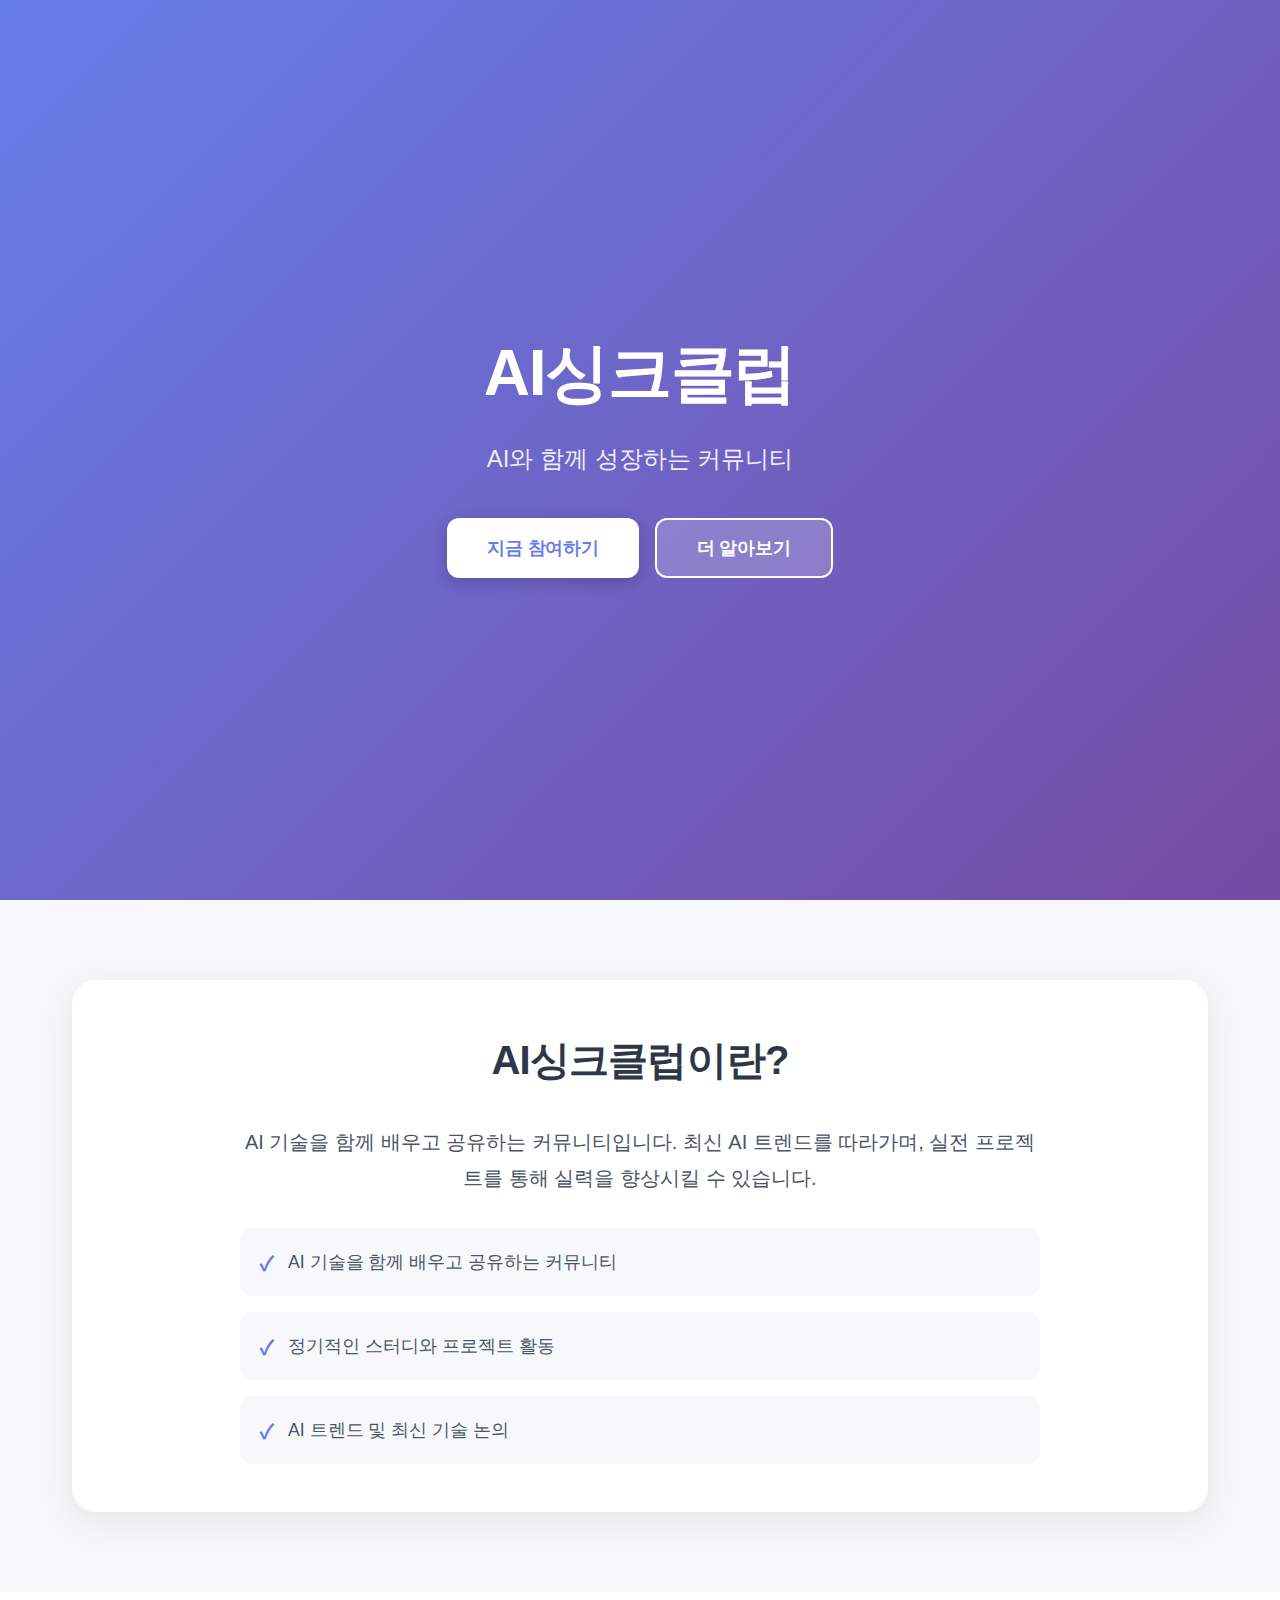
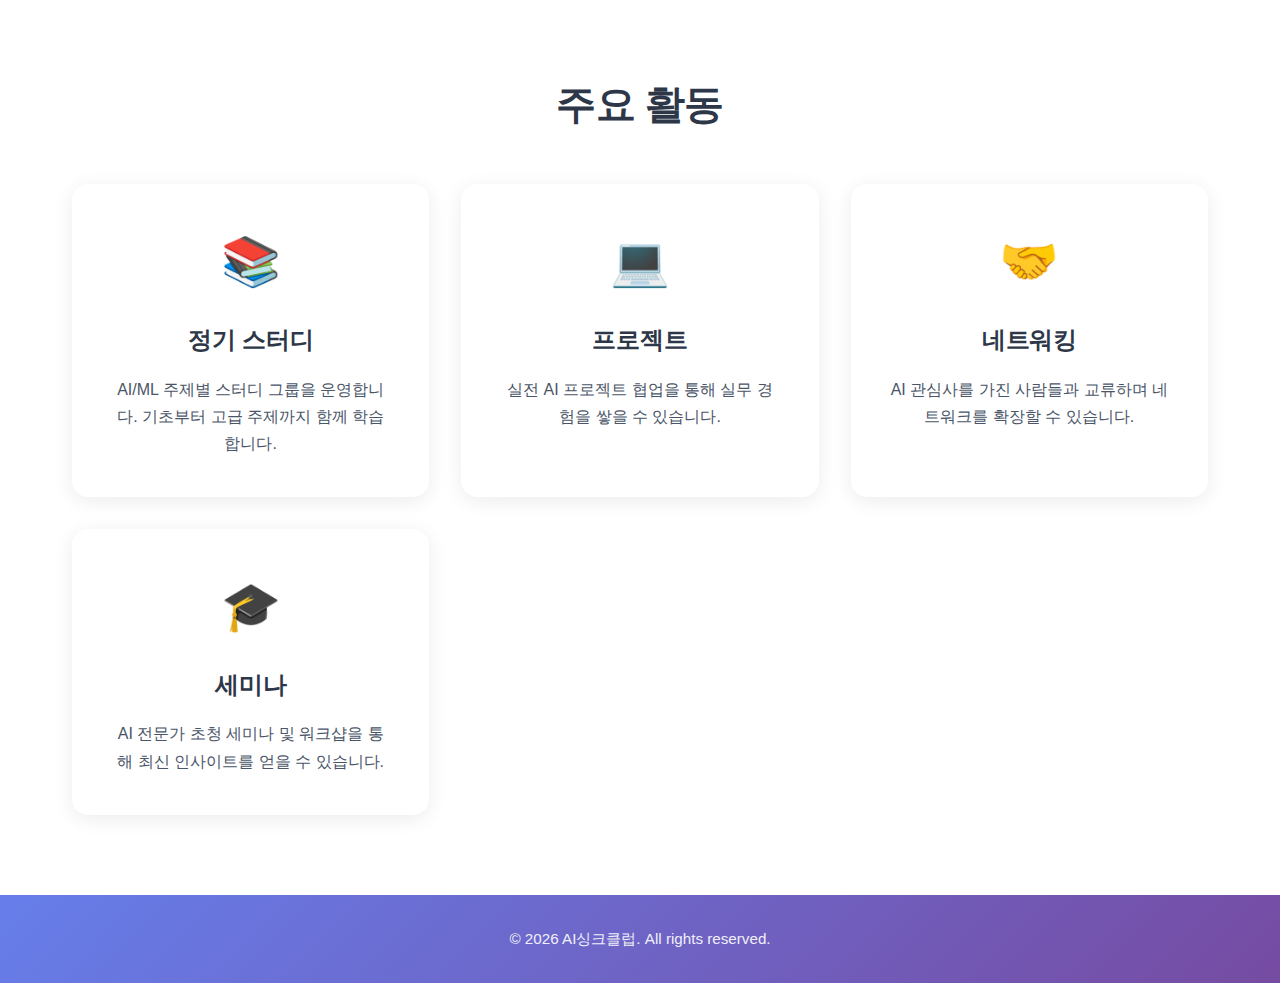
<file: index.html>
<!DOCTYPE html>
<html lang="ko">
<head>
    <meta charset="UTF-8">
    <meta name="viewport" content="width=device-width, initial-scale=1.0">
    <title>AI싱크클럽 - AI와 함께 성장하는 커뮤니티</title>
    <link rel="stylesheet" href="style.css">
</head>
<body>
    <!-- 히어로 섹션 -->
    <section class="hero">
        <div class="hero-content">
            <h1 class="hero-title">AI싱크클럽</h1>
            <p class="hero-subtitle">AI와 함께 성장하는 커뮤니티</p>
            <div class="hero-buttons">
                <button class="btn btn-primary">지금 참여하기</button>
                <button class="btn btn-secondary">더 알아보기</button>
            </div>
        </div>
    </section>

    <!-- 소개 섹션 -->
    <section class="intro">
        <div class="container">
            <div class="intro-card">
                <h2 class="section-title">AI싱크클럽이란?</h2>
                <div class="intro-content">
                    <p class="intro-text">
                        AI 기술을 함께 배우고 공유하는 커뮤니티입니다.
                        최신 AI 트렌드를 따라가며, 실전 프로젝트를 통해
                        실력을 향상시킬 수 있습니다.
                    </p>
                    <ul class="intro-list">
                        <li>AI 기술을 함께 배우고 공유하는 커뮤니티</li>
                        <li>정기적인 스터디와 프로젝트 활동</li>
                        <li>AI 트렌드 및 최신 기술 논의</li>
                    </ul>
                </div>
            </div>
        </div>
    </section>

    <!-- 주요 활동 섹션 -->
    <section class="activities">
        <div class="container">
            <h2 class="section-title">주요 활동</h2>
            <div class="activity-grid">
                <div class="activity-card">
                    <div class="activity-icon">📚</div>
                    <h3 class="activity-title">정기 스터디</h3>
                    <p class="activity-description">
                        AI/ML 주제별 스터디 그룹을 운영합니다.
                        기초부터 고급 주제까지 함께 학습합니다.
                    </p>
                </div>

                <div class="activity-card">
                    <div class="activity-icon">💻</div>
                    <h3 class="activity-title">프로젝트</h3>
                    <p class="activity-description">
                        실전 AI 프로젝트 협업을 통해
                        실무 경험을 쌓을 수 있습니다.
                    </p>
                </div>

                <div class="activity-card">
                    <div class="activity-icon">🤝</div>
                    <h3 class="activity-title">네트워킹</h3>
                    <p class="activity-description">
                        AI 관심사를 가진 사람들과 교류하며
                        네트워크를 확장할 수 있습니다.
                    </p>
                </div>

                <div class="activity-card">
                    <div class="activity-icon">🎓</div>
                    <h3 class="activity-title">세미나</h3>
                    <p class="activity-description">
                        AI 전문가 초청 세미나 및 워크샵을 통해
                        최신 인사이트를 얻을 수 있습니다.
                    </p>
                </div>
            </div>
        </div>
    </section>

    <!-- 푸터 -->
    <footer class="footer">
        <div class="container">
            <p>&copy; 2026 AI싱크클럽. All rights reserved.</p>
        </div>
    </footer>
</body>
</html>
</file>
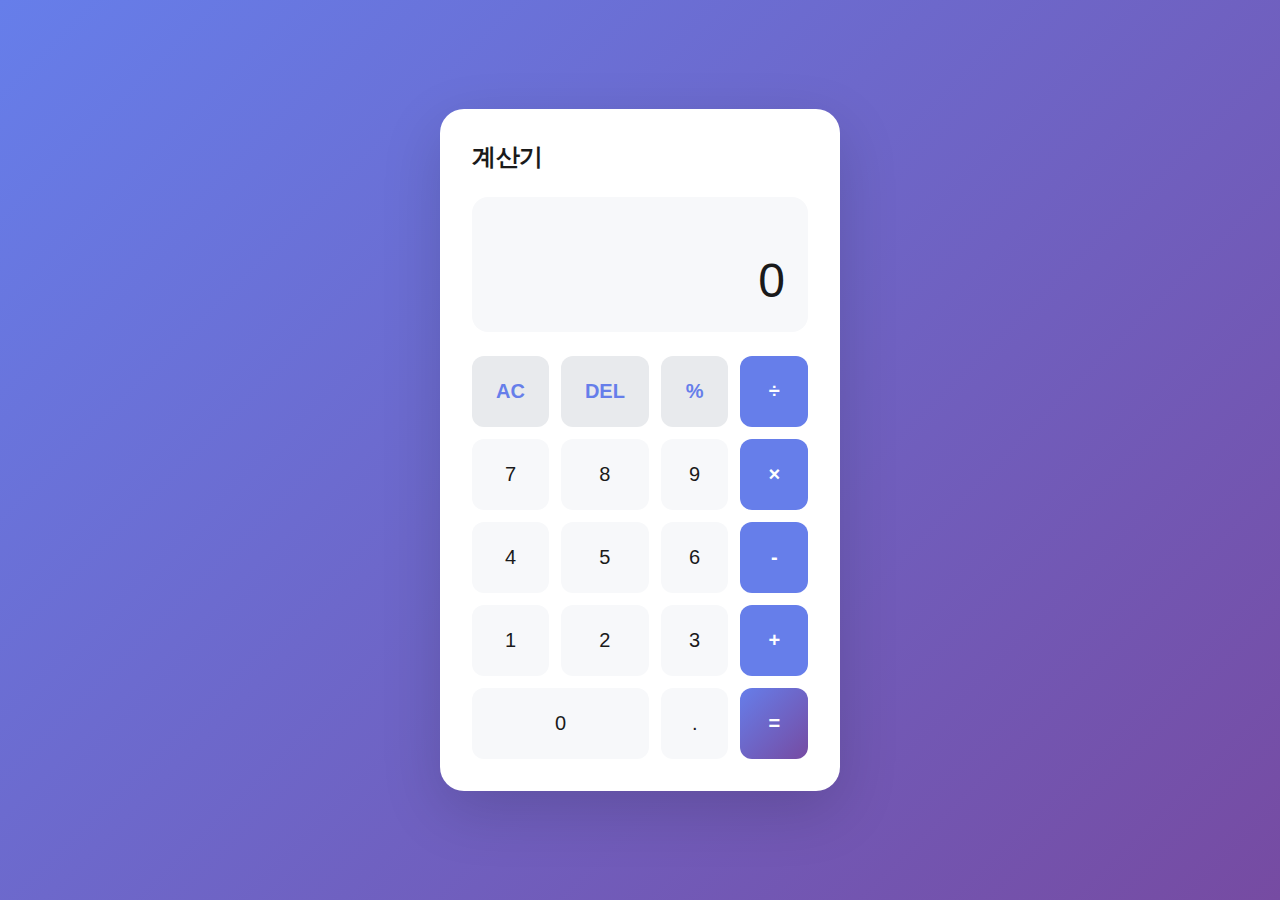
<file: calculator.html>
<!DOCTYPE html>
<html lang="ko">
<head>
    <meta charset="UTF-8">
    <meta name="viewport" content="width=device-width, initial-scale=1.0">
    <title>계산기 - Liner Style</title>
    <link rel="stylesheet" href="calculator.css">
</head>
<body>
    <div class="container">
        <div class="calculator">
            <div class="header">
                <h1>계산기</h1>
            </div>
            <div class="display">
                <div class="previous-operand" id="previousOperand"></div>
                <div class="current-operand" id="currentOperand">0</div>
            </div>
            <div class="buttons">
                <button class="btn btn-function" onclick="calculator.clear()">AC</button>
                <button class="btn btn-function" onclick="calculator.delete()">DEL</button>
                <button class="btn btn-function" onclick="calculator.chooseOperation('%')">%</button>
                <button class="btn btn-operator" onclick="calculator.chooseOperation('÷')">÷</button>

                <button class="btn" onclick="calculator.appendNumber('7')">7</button>
                <button class="btn" onclick="calculator.appendNumber('8')">8</button>
                <button class="btn" onclick="calculator.appendNumber('9')">9</button>
                <button class="btn btn-operator" onclick="calculator.chooseOperation('×')">×</button>

                <button class="btn" onclick="calculator.appendNumber('4')">4</button>
                <button class="btn" onclick="calculator.appendNumber('5')">5</button>
                <button class="btn" onclick="calculator.appendNumber('6')">6</button>
                <button class="btn btn-operator" onclick="calculator.chooseOperation('-')">-</button>

                <button class="btn" onclick="calculator.appendNumber('1')">1</button>
                <button class="btn" onclick="calculator.appendNumber('2')">2</button>
                <button class="btn" onclick="calculator.appendNumber('3')">3</button>
                <button class="btn btn-operator" onclick="calculator.chooseOperation('+')">+</button>

                <button class="btn btn-zero" onclick="calculator.appendNumber('0')">0</button>
                <button class="btn" onclick="calculator.appendNumber('.')">.</button>
                <button class="btn btn-equals" onclick="calculator.compute()">=</button>
            </div>
        </div>
    </div>
    <script src="calculator.js"></script>
</body>
</html>
</file>
<file: style.css>
* {
    margin: 0;
    padding: 0;
    box-sizing: border-box;
}

body {
    font-family: -apple-system, BlinkMacSystemFont, 'Segoe UI', Roboto, Oxygen, Ubuntu, Cantarell, sans-serif;
    line-height: 1.6;
    color: #333;
}

/* 히어로 섹션 */
.hero {
    background: linear-gradient(135deg, #667eea 0%, #764ba2 100%);
    min-height: 100vh;
    display: flex;
    align-items: center;
    justify-content: center;
    text-align: center;
    padding: 2rem;
}

.hero-content {
    max-width: 800px;
    animation: fadeInUp 0.8s ease-out;
}

.hero-title {
    font-size: 4rem;
    font-weight: 700;
    color: white;
    margin-bottom: 1rem;
    letter-spacing: -0.02em;
}

.hero-subtitle {
    font-size: 1.5rem;
    color: rgba(255, 255, 255, 0.9);
    margin-bottom: 2.5rem;
    font-weight: 300;
}

.hero-buttons {
    display: flex;
    gap: 1rem;
    justify-content: center;
    flex-wrap: wrap;
}

.btn {
    padding: 1rem 2.5rem;
    font-size: 1.1rem;
    font-weight: 600;
    border: none;
    border-radius: 12px;
    cursor: pointer;
    transition: all 0.3s ease;
    letter-spacing: -0.01em;
}

.btn-primary {
    background: white;
    color: #667eea;
    box-shadow: 0 4px 15px rgba(0, 0, 0, 0.2);
}

.btn-primary:hover {
    transform: translateY(-2px);
    box-shadow: 0 6px 20px rgba(0, 0, 0, 0.3);
}

.btn-secondary {
    background: rgba(255, 255, 255, 0.2);
    color: white;
    border: 2px solid white;
}

.btn-secondary:hover {
    background: rgba(255, 255, 255, 0.3);
    transform: translateY(-2px);
}

/* 컨테이너 */
.container {
    max-width: 1200px;
    margin: 0 auto;
    padding: 0 2rem;
}

/* 소개 섹션 */
.intro {
    padding: 5rem 0;
    background: #f7f8fa;
}

.intro-card {
    background: white;
    border-radius: 24px;
    padding: 3rem;
    box-shadow: 0 10px 40px rgba(0, 0, 0, 0.08);
}

.section-title {
    font-size: 2.5rem;
    font-weight: 700;
    color: #2d3748;
    margin-bottom: 2rem;
    text-align: center;
    letter-spacing: -0.02em;
}

.intro-content {
    max-width: 800px;
    margin: 0 auto;
}

.intro-text {
    font-size: 1.25rem;
    color: #4a5568;
    margin-bottom: 2rem;
    line-height: 1.8;
    text-align: center;
}

.intro-list {
    list-style: none;
    display: grid;
    gap: 1rem;
}

.intro-list li {
    padding: 1.25rem 1.5rem;
    background: #f7f8fa;
    border-radius: 12px;
    font-size: 1.1rem;
    color: #4a5568;
    position: relative;
    padding-left: 3rem;
    transition: all 0.3s ease;
}

.intro-list li:before {
    content: "✓";
    position: absolute;
    left: 1.25rem;
    color: #667eea;
    font-weight: bold;
    font-size: 1.25rem;
}

.intro-list li:hover {
    background: #eef0f5;
    transform: translateX(5px);
}

/* 주요 활동 섹션 */
.activities {
    padding: 5rem 0;
    background: white;
}

.activity-grid {
    display: grid;
    grid-template-columns: repeat(auto-fit, minmax(280px, 1fr));
    gap: 2rem;
    margin-top: 3rem;
}

.activity-card {
    background: white;
    border-radius: 16px;
    padding: 2.5rem;
    box-shadow: 0 4px 20px rgba(0, 0, 0, 0.08);
    transition: all 0.3s ease;
    text-align: center;
}

.activity-card:hover {
    transform: translateY(-8px);
    box-shadow: 0 12px 40px rgba(102, 126, 234, 0.15);
}

.activity-icon {
    font-size: 3rem;
    margin-bottom: 1.25rem;
}

.activity-title {
    font-size: 1.5rem;
    font-weight: 700;
    color: #2d3748;
    margin-bottom: 1rem;
    letter-spacing: -0.01em;
}

.activity-description {
    font-size: 1rem;
    color: #4a5568;
    line-height: 1.7;
}

/* 푸터 */
.footer {
    background: linear-gradient(135deg, #667eea 0%, #764ba2 100%);
    padding: 2rem 0;
    text-align: center;
    color: white;
}

.footer p {
    font-size: 0.95rem;
    opacity: 0.9;
}

/* 애니메이션 */
@keyframes fadeInUp {
    from {
        opacity: 0;
        transform: translateY(30px);
    }
    to {
        opacity: 1;
        transform: translateY(0);
    }
}

/* 반응형 디자인 */
@media (max-width: 768px) {
    .hero-title {
        font-size: 2.5rem;
    }

    .hero-subtitle {
        font-size: 1.2rem;
    }

    .section-title {
        font-size: 2rem;
    }

    .intro-card {
        padding: 2rem;
    }

    .intro-text {
        font-size: 1.1rem;
    }

    .activity-grid {
        grid-template-columns: 1fr;
        gap: 1.5rem;
    }

    .btn {
        padding: 0.875rem 2rem;
        font-size: 1rem;
    }
}

@media (max-width: 480px) {
    .hero {
        padding: 1.5rem;
    }

    .hero-title {
        font-size: 2rem;
    }

    .hero-subtitle {
        font-size: 1rem;
        margin-bottom: 2rem;
    }

    .hero-buttons {
        flex-direction: column;
        width: 100%;
    }

    .btn {
        width: 100%;
    }

    .intro-card {
        padding: 1.5rem;
    }

    .activity-card {
        padding: 2rem;
    }
}
</file>
<file: calculator.css>
* {
    margin: 0;
    padding: 0;
    box-sizing: border-box;
}

body {
    font-family: -apple-system, BlinkMacSystemFont, 'Segoe UI', 'Roboto', 'Oxygen', 'Ubuntu', 'Cantarell', sans-serif;
    background: linear-gradient(135deg, #667eea 0%, #764ba2 100%);
    min-height: 100vh;
    display: flex;
    justify-content: center;
    align-items: center;
    padding: 20px;
}

.container {
    width: 100%;
    max-width: 400px;
}

.calculator {
    background: #ffffff;
    border-radius: 24px;
    padding: 32px;
    box-shadow: 0 20px 60px rgba(0, 0, 0, 0.15);
}

.header {
    margin-bottom: 24px;
}

.header h1 {
    font-size: 24px;
    font-weight: 600;
    color: #1a1a1a;
    letter-spacing: -0.5px;
}

.display {
    background: #f7f8fa;
    border-radius: 16px;
    padding: 24px;
    margin-bottom: 24px;
    min-height: 120px;
    display: flex;
    flex-direction: column;
    justify-content: flex-end;
    align-items: flex-end;
}

.previous-operand {
    color: #8b8b8b;
    font-size: 18px;
    margin-bottom: 8px;
    min-height: 24px;
}

.current-operand {
    color: #1a1a1a;
    font-size: 48px;
    font-weight: 300;
    letter-spacing: -1px;
    word-wrap: break-word;
    word-break: break-all;
}

.buttons {
    display: grid;
    grid-template-columns: repeat(4, 1fr);
    gap: 12px;
}

.btn {
    background: #f7f8fa;
    border: none;
    border-radius: 12px;
    padding: 24px;
    font-size: 20px;
    font-weight: 500;
    color: #1a1a1a;
    cursor: pointer;
    transition: all 0.2s ease;
    outline: none;
}

.btn:hover {
    background: #e8eaed;
    transform: translateY(-2px);
}

.btn:active {
    transform: translateY(0);
}

.btn-function {
    background: #e8eaed;
    color: #667eea;
    font-weight: 600;
}

.btn-function:hover {
    background: #d9dce0;
}

.btn-operator {
    background: #667eea;
    color: #ffffff;
    font-weight: 600;
}

.btn-operator:hover {
    background: #5568d3;
}

.btn-zero {
    grid-column: span 2;
}

.btn-equals {
    background: linear-gradient(135deg, #667eea 0%, #764ba2 100%);
    color: #ffffff;
    font-weight: 600;
}

.btn-equals:hover {
    background: linear-gradient(135deg, #5568d3 0%, #65408b 100%);
}

/* 반응형 디자인 */
@media (max-width: 480px) {
    .calculator {
        padding: 24px;
    }

    .current-operand {
        font-size: 36px;
    }

    .btn {
        padding: 20px;
        font-size: 18px;
    }
}
</file>
